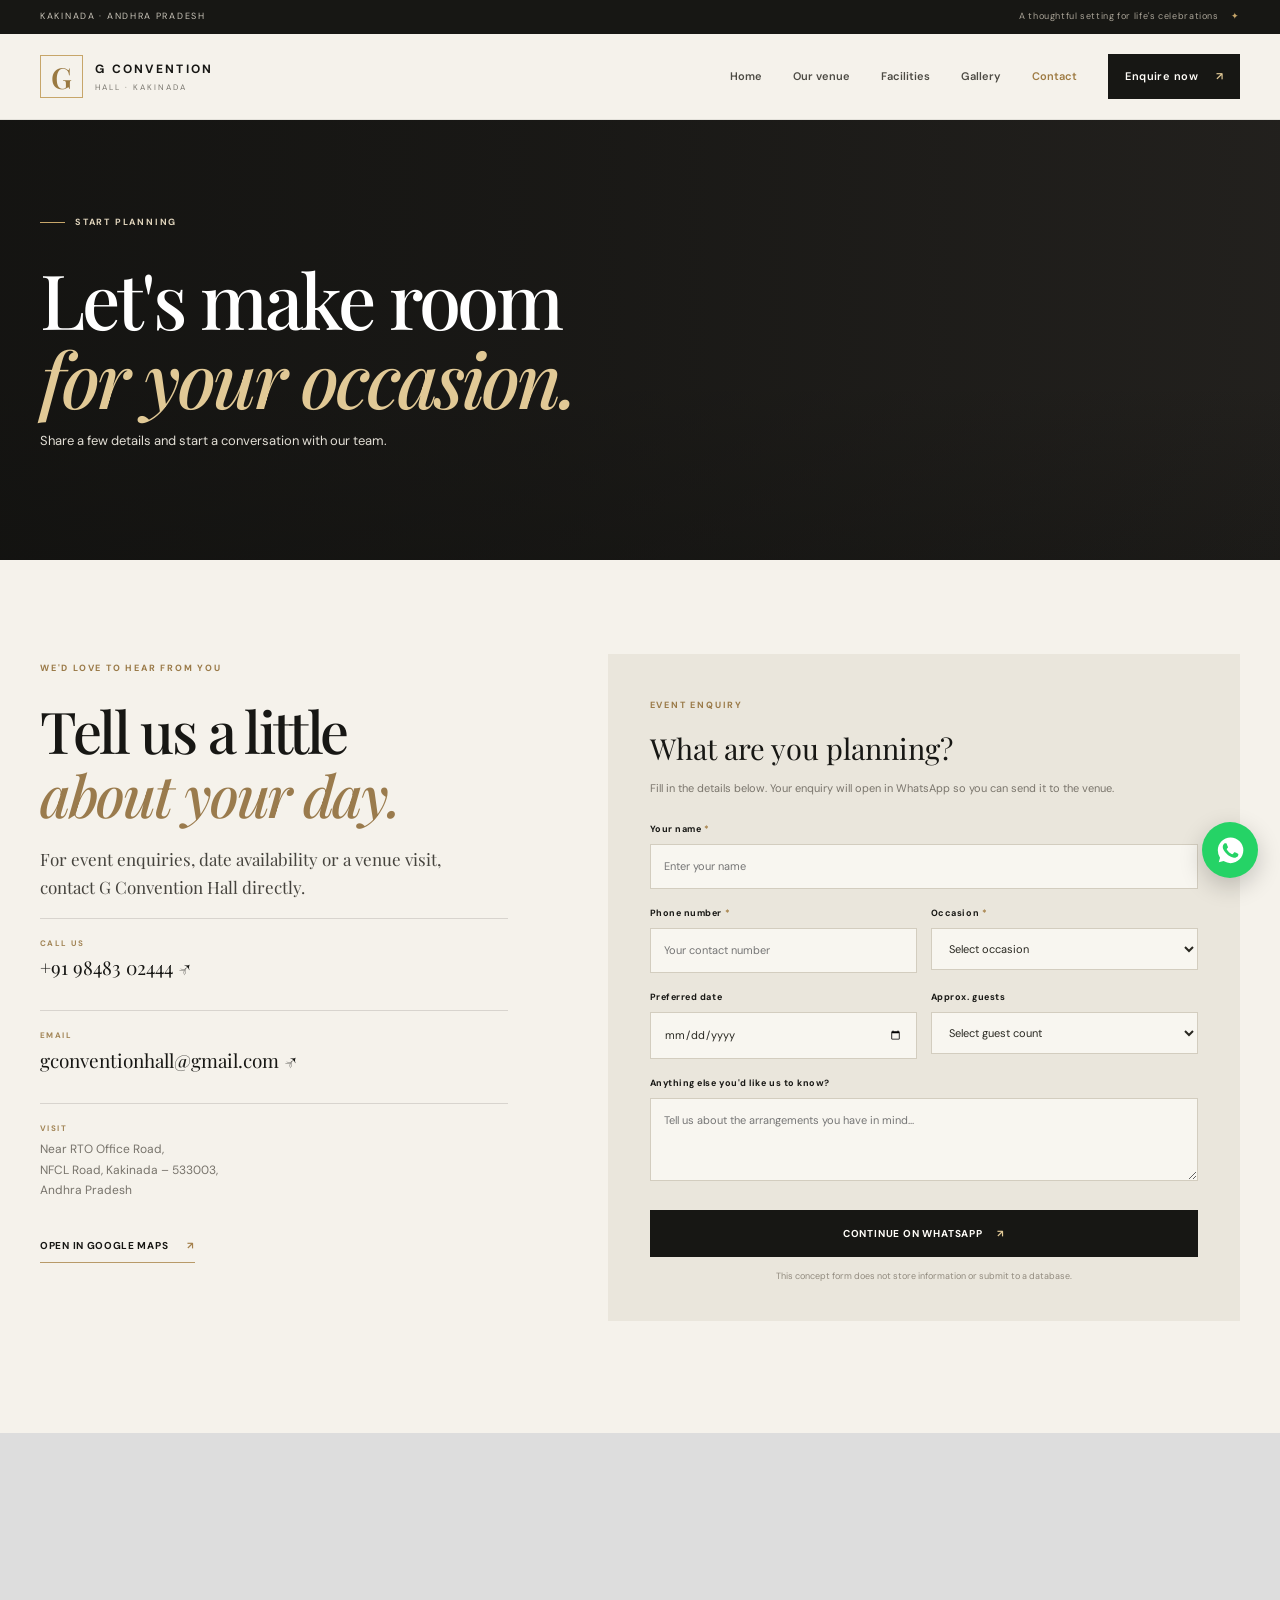
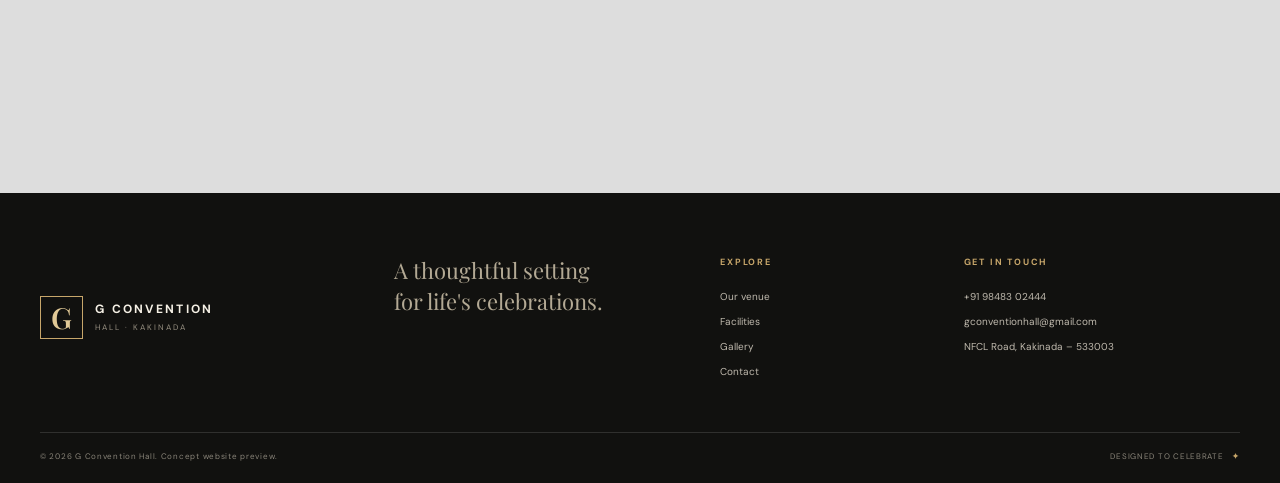
<file: contact.html>
<!DOCTYPE html>

<html lang="en"><head><meta charset="utf-8"/><meta content="width=device-width, initial-scale=1.0" name="viewport"/><title>Contact &amp; Enquiries | G Convention Hall, Kakinada</title><meta content="Contact G Convention Hall in Kakinada to ask about event dates, hall arrangements, dining facilities and guest rooms." name="description"/><meta content="#171714" name="theme-color"/><link href="https://fonts.googleapis.com" rel="preconnect"/><link crossorigin="" href="https://fonts.gstatic.com" rel="preconnect"/><link href="https://fonts.googleapis.com/css2?family=DM+Sans:wght@400;500;600;700&amp;family=Playfair+Display:wght@500;600;700&amp;display=swap" rel="stylesheet"/><link href="style.css" rel="stylesheet"/><link crossorigin="anonymous" href="https://wsrv.nl" rel="preconnect"/><link crossorigin="anonymous" href="https://images.weserv.nl" rel="preconnect"/></head><body>
<div class="topline"><div class="wrap topline-inner"><span>KAKINADA · ANDHRA PRADESH</span><span class="topline-right">A thoughtful setting for life's celebrations <i>✦</i></span></div></div><header class="site-header"><div class="wrap nav-wrap"><a class="brand" href="index.html"><span class="brand-mark">G</span><span class="brand-copy"><strong>G CONVENTION</strong><small>HALL · KAKINADA</small></span></a><button aria-expanded="false" aria-label="Open navigation" class="menu-toggle"><span></span><span></span></button><nav aria-label="Main navigation" class="main-nav"><a href="index.html">Home</a><a href="about.html">Our venue</a><a href="facilities.html">Facilities</a><a href="gallery.html">Gallery</a><a class="active" href="contact.html">Contact</a><a class="nav-cta" href="#enquiry">Enquire now <span>↗</span></a></nav></div></header>
<main><section class="page-hero page-hero-contact"><div class="page-hero-image" data-bg-candidates='["https://wsrv.nl/?url=www.gconventionhall.com/assets/img/scrlr/img/24.JPG&amp;w=2000&amp;h=1300&amp;fit=cover&amp;output=webp&amp;q=88", "https://images.weserv.nl/?url=www.gconventionhall.com/assets/img/scrlr/img/11.JPG&amp;w=2000&amp;h=1300&amp;fit=cover&amp;output=webp&amp;q=86"]' data-bg-image="https://wsrv.nl/?url=www.gconventionhall.com/assets/img/scrlr/img/24.JPG&amp;w=2000&amp;h=1300&amp;fit=cover&amp;output=webp&amp;q=88"></div><div class="hero-shade"></div><div class="wrap page-hero-content"><p class="eyebrow light"><span></span> START PLANNING</p><h1>Let's make room<br/><em>for your occasion.</em></h1><p>Share a few details and start a conversation with our team.</p></div></section>
<section class="section contact-section" id="enquiry"><div class="wrap contact-grid"><div class="contact-details"><span class="eyebrow">WE'D LOVE TO HEAR FROM YOU</span><h2>Tell us a little<br/><em>about your day.</em></h2><p class="lead">For event enquiries, date availability or a venue visit, contact G Convention Hall directly.</p><div class="contact-line"><span>CALL US</span><a href="tel:+919848302444">+91 98483 02444 ↗</a></div><div class="contact-line"><span>EMAIL</span><a href="mailto:gconventionhall@gmail.com">gconventionhall@gmail.com ↗</a></div><div class="contact-line"><span>VISIT</span><p>Near RTO Office Road,<br/>NFCL Road, Kakinada – 533003,<br/>Andhra Pradesh</p></div><a class="under-link" href="https://www.google.com/maps/search/?api=1&amp;query=G+Convention+Hall+Near+RTO+Office+Road+NFCL+Road+Kakinada" rel="noopener" target="_blank">Open in Google Maps <span>↗</span></a></div>
<div class="enquiry-card"><div class="form-heading"><span class="eyebrow">EVENT ENQUIRY</span><h3>What are you planning?</h3><p>Fill in the details below. Your enquiry will open in WhatsApp so you can send it to the venue.</p></div><form id="enquiry-form"><label for="name">Your name <span>*</span></label><input id="name" name="name" placeholder="Enter your name" required="" type="text"/><div class="form-two"><div><label for="phone">Phone number <span>*</span></label><input id="phone" inputmode="tel" name="phone" placeholder="Your contact number" required="" type="tel"/></div><div><label for="event">Occasion <span>*</span></label><select id="event" name="event" required=""><option value="">Select occasion</option><option>Wedding</option><option>Reception</option><option>Engagement</option><option>Birthday</option><option>Family function</option><option>Other</option></select></div></div><div class="form-two"><div><label for="date">Preferred date</label><input id="date" name="date" type="date"/></div><div><label for="guests">Approx. guests</label><select id="guests" name="guests"><option value="">Select guest count</option><option>Below 100</option><option>100–300</option><option>300–500</option><option>500–800</option><option>800+</option><option>Not decided</option></select></div></div><label for="message">Anything else you'd like us to know?</label><textarea id="message" name="message" placeholder="Tell us about the arrangements you have in mind..." rows="3"></textarea><button class="button button-dark form-submit" type="submit">Continue on WhatsApp <span>↗</span></button><p class="form-note">This concept form does not store information or submit to a database.</p></form></div></div></section>
<section class="map-section"><div class="map-frame map-full"><iframe loading="lazy" referrerpolicy="no-referrer-when-downgrade" src="https://www.google.com/maps?q=G+Convention+Hall,+Near+RTO+Office+Road,+NFCL+Road,+Kakinada&amp;output=embed" title="Map showing G Convention Hall in Kakinada"></iframe></div></section>
</main><footer class="site-footer"><div class="wrap footer-main"><a class="brand footer-brand" href="index.html"><span class="brand-mark">G</span><span class="brand-copy"><strong>G CONVENTION</strong><small>HALL · KAKINADA</small></span></a><p class="footer-tagline">A thoughtful setting<br/>for life's celebrations.</p><div class="footer-links"><span class="eyebrow">EXPLORE</span><a href="about.html">Our venue</a><a href="facilities.html">Facilities</a><a href="gallery.html">Gallery</a><a href="contact.html">Contact</a></div><div class="footer-contact"><span class="eyebrow">GET IN TOUCH</span><a href="tel:+919848302444">+91 98483 02444</a><a href="mailto:gconventionhall@gmail.com">gconventionhall@gmail.com</a><span>NFCL Road, Kakinada – 533003</span></div></div><div class="wrap footer-bottom"><span>© <span id="year">2026</span> G Convention Hall. Concept website preview.</span><span>DESIGNED TO CELEBRATE <b>✦</b></span></div></footer><a aria-label="Chat on WhatsApp" class="floating-whatsapp" href="https://wa.me/919848302444" rel="noopener" target="_blank"><svg aria-hidden="true" class="whatsapp-icon" focusable="false" viewbox="0 0 24 24"><path d="M17.472 14.382c-.297-.149-1.758-.867-2.03-.967-.273-.099-.471-.148-.67.15-.197.297-.767.966-.94 1.164-.173.199-.347.223-.644.075-.297-.15-1.255-.463-2.39-1.475-.883-.788-1.48-1.761-1.653-2.059-.173-.297-.018-.458.13-.606.134-.133.298-.347.446-.52.149-.174.198-.298.298-.497.099-.198.05-.371-.025-.52-.075-.149-.669-1.612-.916-2.207-.242-.579-.487-.5-.669-.51-.173-.008-.371-.01-.57-.01-.198 0-.52.074-.792.372-.272.297-1.04 1.016-1.04 2.479 0 1.462 1.065 2.875 1.213 3.074.149.198 2.096 3.2 5.077 4.487.709.306 1.262.489 1.694.625.712.227 1.36.195 1.871.118.571-.085 1.758-.719 2.006-1.413.248-.694.248-1.289.173-1.413-.074-.124-.272-.198-.57-.347m-5.421 7.403h-.004a9.87 9.87 0 0 1-5.031-1.378l-.361-.214-3.741.982.998-3.648-.235-.374a9.86 9.86 0 0 1-1.51-5.26c.001-5.45 4.436-9.884 9.888-9.884 2.64 0 5.122 1.03 6.988 2.898a9.825 9.825 0 0 1 2.893 6.994c-.003 5.45-4.437 9.884-9.885 9.884" fill="currentColor"></path></svg></a><script src="script.js"></script></body></html>
</file>
<file: style.css>
/* G Convention Hall — bespoke concept website */
:root{--ink:#171714;--ink-soft:#292923;--paper:#f5f2eb;--white:#fffdf8;--muted:#79766e;--gold:#c7a66a;--gold-light:#e1c996;--line:rgba(35,34,29,.14);--serif:"Playfair Display",Georgia,serif;--sans:"DM Sans",Arial,sans-serif;--wrap:1200px}
*{box-sizing:border-box}html{scroll-behavior:smooth}body{margin:0;background:var(--paper);color:var(--ink);font-family:var(--sans);font-size:15px;line-height:1.7}img{display:block;width:100%;height:100%;object-fit:cover}a{color:inherit;text-decoration:none}button,input,select,textarea{font:inherit}.wrap{width:min(var(--wrap),calc(100% - 64px));margin:0 auto}.topline{height:34px;background:var(--ink);color:#c9c4b9;font-size:9px;letter-spacing:.19em}.topline-inner{height:100%;display:flex;align-items:center;justify-content:space-between}.topline-right{letter-spacing:.07em;color:#a9a397}.topline-right i{color:var(--gold);font-style:normal;margin-left:10px}.site-header{height:86px;background:rgba(245,242,235,.97);position:sticky;top:0;z-index:20;border-bottom:1px solid rgba(23,23,20,.08);backdrop-filter:blur(12px)}.nav-wrap{height:100%;display:flex;justify-content:space-between;align-items:center}.brand{display:inline-flex;align-items:center;gap:12px}.brand-mark{width:43px;height:43px;border:1px solid var(--gold);display:grid;place-items:center;font:600 29px var(--serif);color:#9a7941}.brand-copy{display:flex;flex-direction:column;line-height:1.25}.brand-copy strong{font-size:12px;letter-spacing:.19em}.brand-copy small{font-size:8px;letter-spacing:.25em;color:var(--muted);margin-top:5px}.main-nav{display:flex;align-items:center;gap:31px}.main-nav>a{font-size:11px;font-weight:600;color:#4d4b44;transition:color .2s}.main-nav>a:hover,.main-nav>a.active{color:#9e7b43}.main-nav .nav-cta{padding:13px 17px;background:var(--ink);color:#fffdf8;letter-spacing:.04em}.nav-cta span,.button span{margin-left:14px;color:var(--gold-light)}.menu-toggle{display:none;background:none;border:0;padding:10px}.menu-toggle span{display:block;width:23px;height:1px;background:var(--ink);margin:6px}.hero{height:min(730px,calc(100vh - 120px));min-height:610px;position:relative;background:var(--ink);color:white;overflow:hidden}.hero-image,.page-hero-image{position:absolute;inset:0;background-color:#24221f;background-size:cover;background-position:center 48%;background-repeat:no-repeat;transform:scale(1.015)}.hero-shade{position:absolute;inset:0;background:linear-gradient(90deg,rgba(17,17,15,.82) 0%,rgba(17,17,15,.58) 43%,rgba(17,17,15,.1) 100%),linear-gradient(0deg,rgba(17,17,15,.37),transparent 40%)}.hero-content{position:relative;height:100%;display:flex;flex-direction:column;justify-content:center;align-items:flex-start;padding-top:35px}.eyebrow{font-size:9px;letter-spacing:.2em;font-weight:700;color:#9a7a48;display:inline-flex;align-items:center;gap:10px}.eyebrow.light{color:#e1d5bd}.eyebrow>span{width:25px;height:1px;background:var(--gold)}h1,h2,h3,p{margin-top:0}h1,h2{font-family:var(--serif);font-weight:500;letter-spacing:-.04em}h1{font-size:clamp(52px,7vw,91px);line-height:1.04;margin:26px 0 20px;max-width:780px}h1 em,h2 em,.quote-inner em,.about-photo-caption em{font-weight:500;color:var(--gold-light)}.hero-intro{max-width:485px;color:#e0ddd6;font-size:14px;line-height:1.9}.hero-actions{display:flex;align-items:center;gap:30px;margin-top:22px}.button{display:inline-flex;align-items:center;justify-content:center;padding:15px 21px;font-size:10px;font-weight:700;letter-spacing:.08em;text-transform:uppercase;transition:transform .25s,background .25s}.button:hover{transform:translateY(-3px)}.button-gold{background:var(--gold);color:#1b1a16}.button-gold:hover{background:var(--gold-light)}.button-gold span{color:#1b1a16}.button-dark{background:var(--ink);color:var(--white)}.button-dark:hover{background:#34342d}.text-link{font-size:11px;font-weight:600;letter-spacing:.06em}.light-link{color:#fff}.text-link span{color:var(--gold-light);margin-left:9px}.hero-note{position:absolute;right:0;bottom:48px;display:flex;gap:13px;align-items:center;color:#e6dfd2;font-size:8px;line-height:1.5;letter-spacing:.18em}.note-line{width:42px;height:1px;background:var(--gold)}.hero-count{position:absolute;right:30px;top:50%;transform:translateY(-50%);writing-mode:vertical-rl;display:flex;align-items:center;gap:13px;font-size:9px;letter-spacing:.18em;color:#eee}.hero-count i{height:42px;width:1px;background:var(--gold)}.hero-count span:first-child{color:var(--gold-light)}.quick-facts{background:#eae6dc;border-bottom:1px solid #dfdbd1}.facts-grid{display:grid;grid-template-columns:1.55fr repeat(3,1fr);min-height:148px;align-items:center}.fact-intro p{font:23px/1.3 var(--serif);margin:8px 0 0}.fact-intro p em{color:#9b7a47}.fact{border-left:1px solid var(--line);padding-left:34px;display:flex;flex-direction:column}.fact strong{font:500 37px/1.15 var(--serif)}.fact strong span{font-size:24px;color:#a38350}.fact>span{font-size:8px;letter-spacing:.17em;color:#77736b;margin-top:7px}.section{padding:112px 0}.intro-grid{display:grid;grid-template-columns:.55fr 1.05fr 1.2fr;gap:58px;align-items:center}.section-kicker{height:100%;display:flex;justify-content:space-between;align-items:flex-start;flex-direction:column}.vertical-note{writing-mode:vertical-rl;transform:rotate(180deg);font-size:8px;letter-spacing:.2em;color:#a39c8f}.intro-copy h2,.section-heading h2,.occasion-copy h2,.visit-grid h2,.story-main h2,.facilities-intro h2,.facility-copy h2,.gallery-heading h2,.contact-details h2{font-size:clamp(38px,4.5vw,58px);line-height:1.12;margin:17px 0 24px}.intro-copy h2 em,.section-heading h2 em,.occasion-copy h2 em,.visit-grid h2 em,.story-main h2 em,.facilities-intro h2 em,.facility-copy h2 em,.gallery-heading h2 em,.contact-details h2 em{color:#9a7b4d}.lead{font:19px/1.65 var(--serif);color:#45433d}.intro-copy>p:not(.lead){max-width:480px;color:#77736b;font-size:13px;line-height:1.9}.under-link{display:inline-flex;gap:19px;align-items:center;border-bottom:1px solid #b89a68;padding:0 0 8px;margin-top:18px;font-size:10px;font-weight:700;letter-spacing:.07em;text-transform:uppercase}.under-link span{color:#a4814d}.intro-photo{height:440px;position:relative}.intro-photo:before{content:"";position:absolute;left:-15px;top:15px;width:100%;height:100%;border:1px solid #bca477;z-index:0}.intro-photo img{position:relative;z-index:1}.photo-caption{position:absolute;z-index:2;bottom:0;left:0;background:var(--ink);color:#e7decd;padding:13px 17px;font-size:8px;letter-spacing:.17em}.spaces-section{background:#eae6dc;padding:108px 0 118px}.section-heading,.gallery-heading{display:flex;justify-content:space-between;align-items:flex-end;margin-bottom:43px}.section-heading h2{margin-bottom:0}.desktop-only{margin-bottom:9px}.space-cards{display:grid;grid-template-columns:1.3fr 1fr 1fr;gap:17px}.space-card{height:440px;position:relative;overflow:hidden;color:white;display:block;background:#333}.space-card img{transition:transform .7s}.space-card:hover img{transform:scale(1.055)}.space-overlay{position:absolute;inset:0;background:linear-gradient(0deg,rgba(15,15,13,.78),transparent 68%)}.space-number{position:absolute;left:25px;top:23px;font-size:8px;letter-spacing:.18em;color:#f2e9d9}.space-title{position:absolute;left:25px;bottom:28px;font:29px/1.12 var(--serif)}.space-arrow{position:absolute;right:25px;bottom:31px;width:34px;height:34px;border:1px solid rgba(255,255,255,.55);display:grid;place-items:center}.occasions-grid{display:grid;grid-template-columns:1fr 1fr;gap:100px;align-items:center}.occasion-image{height:585px;position:relative}.occasion-image img{object-position:center}.image-stamp{position:absolute;right:-28px;bottom:35px;background:var(--gold);width:95px;height:95px;border-radius:50%;display:flex;flex-direction:column;align-items:center;justify-content:center;font:37px var(--serif);color:var(--ink);box-shadow:0 0 0 7px rgba(199,166,106,.22)}.image-stamp small{font:7px var(--sans);letter-spacing:.18em}.occasion-copy h2{margin-bottom:27px}.occasion-list{border-top:1px solid var(--line);margin-top:30px}.occasion-list>div{display:grid;grid-template-columns:35px 1fr 20px;align-items:center;padding:14px 0;border-bottom:1px solid var(--line)}.occasion-list span{font-size:9px;color:#a18455}.occasion-list p{margin:0;font:17px var(--serif)}.occasion-list b{font-size:13px;color:#9a7a48}.fine-print,.small-note{color:#8a857a;font-size:10px;line-height:1.8;margin:18px 0}.occasion-copy .button{margin-top:12px}.quote-band{background:var(--ink);color:white;padding:60px 0}.quote-inner{display:flex;align-items:center;gap:28px;position:relative}.quote-mark{font:80px/.6 var(--serif);color:var(--gold)}.quote-inner p{font:30px/1.35 var(--serif);margin:0}.round-link{margin-left:auto;width:50px;height:50px;border:1px solid #8c7958;border-radius:50%;display:grid;place-items:center;color:var(--gold-light);font-size:18px}.visit-grid{display:grid;grid-template-columns:.8fr 1.2fr;gap:90px;align-items:center}.visit-grid>div:first-child>p{color:#78746d;max-width:350px;font-size:13px}.map-frame{height:390px;background:#ddd;filter:grayscale(1)}.map-frame iframe{width:100%;height:100%;border:0}.closing-cta{background-color:#191916;background-position:center 54%;background-size:cover;background-repeat:no-repeat;color:white;padding:88px 0}.closing-inner{display:flex;align-items:center;justify-content:space-between;gap:25px}.closing-inner h2{font-size:clamp(42px,5vw,64px);line-height:1.08;margin:14px 0 0}.closing-inner .button{margin-top:20px}.site-footer{background:#11110f;color:#d7d1c5;padding:62px 0 20px}.footer-main{display:grid;grid-template-columns:1.1fr 1fr .7fr 1fr;gap:50px;padding-bottom:52px}.footer-brand .brand-mark{color:var(--gold-light)}.footer-brand .brand-copy strong{color:#f5f0e5}.footer-brand .brand-copy small{color:#968f81}.footer-tagline{font:22px/1.4 var(--serif);color:#b3a994}.footer-links,.footer-contact{display:flex;flex-direction:column;align-items:flex-start;gap:8px}.footer-links .eyebrow,.footer-contact .eyebrow{color:var(--gold);margin-bottom:9px}.footer-links a,.footer-contact a,.footer-contact span:not(.eyebrow){font-size:10px;color:#c0baae}.footer-links a:hover,.footer-contact a:hover{color:var(--gold-light)}.footer-bottom{border-top:1px solid rgba(255,255,255,.13);padding-top:17px;display:flex;justify-content:space-between;color:#898479;font-size:8px;letter-spacing:.09em}.footer-bottom b{color:var(--gold);margin-left:6px}.floating-whatsapp{position:fixed;right:22px;bottom:22px;width:56px;height:56px;background:#25D366;color:#fff;border-radius:50%;display:grid;place-items:center;box-shadow:0 8px 25px #0003;z-index:15;transition:transform .2s,box-shadow .2s}.floating-whatsapp:hover{transform:translateY(-3px) scale(1.04);box-shadow:0 12px 28px #0004}.whatsapp-icon{width:31px;height:31px;display:block;fill:currentColor}.page-hero{height:440px;position:relative;background:#191916;color:white;overflow:hidden}.page-hero-image{background-position:center 48%}.page-hero-about .page-hero-image{background-position:center 48%}.page-hero-facilities .page-hero-image{background-position:center 48%}.page-hero-gallery .page-hero-image{background-position:center 48%}.page-hero-contact .page-hero-image{background-position:center 48%}.page-hero-content{position:relative;height:100%;display:flex;flex-direction:column;justify-content:center;align-items:flex-start}.page-hero h1{font-size:clamp(48px,6vw,76px);margin:20px 0 13px}.page-hero-content>p:last-child{max-width:440px;color:#e2ded5;font-size:13px}.story-grid{display:grid;grid-template-columns:.6fr 1.4fr;gap:80px}.story-aside{display:flex;flex-direction:column;justify-content:space-between;min-height:300px}.story-index{font:24px var(--serif);color:#b18f5b}.story-index i{font:12px var(--sans);color:#b6b0a5}.story-main h2{margin-top:0}.story-main>p:not(.lead){font-size:13px;color:#77736b;max-width:700px;line-height:1.95}.story-main .button{margin-top:16px}.about-photo-band{height:520px;position:relative;overflow:hidden}.about-photo-band:after{content:"";position:absolute;inset:0;background:linear-gradient(90deg,rgba(15,15,13,.73),transparent 85%)}.about-photo-caption{position:absolute;z-index:2;top:50%;left:max(32px,calc((100% - var(--wrap))/2));transform:translateY(-50%);color:white}.about-photo-caption p{font:52px/1.13 var(--serif);margin:18px 0 0}.values-section{background:#eae6dc}.heading-note{max-width:330px;color:#77736b;font-size:12px;line-height:1.8}.value-grid{display:grid;grid-template-columns:repeat(3,1fr);gap:28px;margin-top:54px}.value-grid article{border-top:1px solid #b4a990;padding:20px 20px 0 0}.value-grid article>span{color:#a18455;font-size:9px;letter-spacing:.15em}.value-grid h3{font:25px var(--serif);margin:19px 0 10px}.value-grid p{color:#79746b;font-size:12px;line-height:1.8}.facilities-intro{padding-bottom:75px}.facilities-intro-grid{display:grid;grid-template-columns:.65fr 1.35fr;gap:80px}.facilities-intro h2{margin-top:0}.facilities-intro .lead{max-width:700px}.facility-detail{display:grid;grid-template-columns:1fr 1fr;min-height:560px;background:#eae6dc}.facility-detail.reverse .facility-image{order:2}.facility-image{position:relative;min-height:510px}.facility-image img{position:absolute;inset:0}.facility-tag{position:absolute;left:35px;bottom:30px;background:var(--ink);color:#f5e8cf;font-size:8px;letter-spacing:.18em;padding:12px 15px}.facility-copy{align-self:center;padding:75px clamp(40px,7vw,110px)}.facility-copy h2{font-size:clamp(38px,4.3vw,56px);margin:19px 0}.facility-copy>p:not(.small-note){font-size:13px;color:#77736b;line-height:1.9;max-width:440px}.spec-row{display:grid;grid-template-columns:repeat(3,1fr);gap:13px;border-top:1px solid var(--line);border-bottom:1px solid var(--line);padding:18px 0;margin:28px 0 15px}.spec-row div{display:flex;flex-direction:column}.spec-row strong{font:27px var(--serif)}.spec-row strong span{color:#9b7b49}.spec-row div>span{font-size:7px;letter-spacing:.12em;color:#8b8579;line-height:1.5;margin-top:5px}.facility-copy .under-link{font-size:9px}.amenities-strip{background:var(--ink);padding:55px 0;color:white}.amenities-grid{display:grid;grid-template-columns:repeat(5,1fr);gap:25px;margin-top:27px}.amenities-grid div{display:flex;align-items:center;gap:10px;color:#ddd5c6;font:14px var(--serif)}.amenities-grid b{color:var(--gold);font-size:13px}.amenities-note{font-size:9px;color:#989185;margin:27px 0 0}.gallery-section{padding-top:95px}.gallery-heading{align-items:end}.gallery-heading h2{margin-bottom:0}.gallery-heading .heading-note{margin-bottom:6px}.gallery-grid{display:grid;grid-template-columns:1.2fr 1fr 1fr;grid-auto-rows:245px;gap:16px}.gallery-item{border:0;padding:0;position:relative;overflow:hidden;cursor:pointer;background:#d6d0c4;text-align:left}.gallery-item img{transition:transform .5s}.gallery-item:hover img{transform:scale(1.05)}.gallery-item:after{content:"";position:absolute;inset:35% 0 0;background:linear-gradient(0deg,rgba(0,0,0,.7),transparent)}.gallery-item span{position:absolute;z-index:2;left:18px;bottom:16px;color:#e9ddc8;font-size:9px;letter-spacing:.12em}.gallery-item span b{display:block;font:19px var(--serif);color:white;letter-spacing:0;margin-top:4px}.gallery-tall{grid-row:span 2}.gallery-wide{grid-column:span 2}.gallery-disclaimer{margin-top:22px;color:#8b8579;font-size:10px}.lightbox{position:fixed;inset:0;background:rgba(10,10,9,.94);z-index:50;display:none;align-items:center;justify-content:center;padding:60px 25px}.lightbox.open{display:flex}.lightbox img{width:auto;height:auto;max-width:min(100%,1100px);max-height:80vh;object-fit:contain}.lightbox-close{position:absolute;right:30px;top:20px;border:0;background:none;color:white;font-size:39px;cursor:pointer}.contact-section{padding-top:94px}.contact-grid{display:grid;grid-template-columns:.85fr 1.15fr;gap:100px;align-items:start}.contact-details h2{margin:18px 0}.contact-details .lead{font-size:17px;max-width:410px}.contact-line{border-top:1px solid var(--line);padding:18px 0;display:flex;flex-direction:column;gap:4px;margin-top:12px}.contact-line>span{font-size:8px;letter-spacing:.18em;color:#a18455;font-weight:700}.contact-line>a{font:19px var(--serif)}.contact-line p{font-size:12px;color:#77736b;margin:0}.enquiry-card{background:#eae6dc;padding:37px 42px}.form-heading h3{font:29px var(--serif);margin:12px 0}.form-heading p{color:#7a756c;font-size:11px;line-height:1.7}.enquiry-card form{margin-top:25px}.enquiry-card label{display:block;font-size:9px;font-weight:700;letter-spacing:.06em;margin:0 0 7px}.enquiry-card label span{color:#a47d42}.enquiry-card input,.enquiry-card select,.enquiry-card textarea{width:100%;border:1px solid #d3cdbf;background:#f8f6f0;padding:12px 13px;margin-bottom:17px;outline:none;font-size:11px;color:#292821;border-radius:0}.enquiry-card input:focus,.enquiry-card select:focus,.enquiry-card textarea:focus{border-color:#a98958}.enquiry-card textarea{resize:vertical}.form-two{display:grid;grid-template-columns:1fr 1fr;gap:14px}.form-submit{border:0;cursor:pointer;width:100%;margin-top:4px}.form-note{font-size:9px;color:#918a7e;text-align:center;margin:12px 0 0}.map-section{height:360px}.map-full{height:100%}
@media(max-width:1000px){.main-nav{gap:18px}.main-nav>a{font-size:10px}.intro-grid{grid-template-columns:.35fr 1fr 1fr;gap:30px}.occasions-grid{gap:55px}.footer-main{gap:25px}.contact-grid{gap:55px}.facility-copy{padding:55px 40px}}
@media(max-width:760px){.wrap{width:min(100% - 38px,var(--wrap))}.topline{height:30px;font-size:8px}.topline-right{display:none}.site-header{height:72px}.brand-mark{width:38px;height:38px;font-size:25px}.brand-copy strong{font-size:10px}.menu-toggle{display:block;z-index:31}.main-nav{position:absolute;left:0;right:0;top:72px;background:var(--paper);padding:15px 22px 23px;display:none;flex-direction:column;align-items:stretch;gap:0;border-bottom:1px solid var(--line);box-shadow:0 18px 25px #0000000d}.main-nav.open{display:flex}.main-nav>a{padding:13px 2px;border-bottom:1px solid var(--line);font-size:12px}.main-nav .nav-cta{margin-top:12px;text-align:center;padding:14px}.hero{height:680px;min-height:0}.hero-image{background-position:59% center}.hero-shade{background:linear-gradient(90deg,rgba(17,17,15,.78),rgba(17,17,15,.25)),linear-gradient(0deg,rgba(17,17,15,.45),transparent 60%)}.hero-content{padding-top:0}.eyebrow{font-size:8px}.hero h1{font-size:clamp(48px,12vw,68px);margin:20px 0 16px}.hero-intro{font-size:12px;max-width:340px}.hero-actions{gap:20px;flex-wrap:wrap}.button{padding:14px 16px;font-size:9px}.hero-count{right:15px;font-size:8px}.hero-note{bottom:28px;right:0}.facts-grid{grid-template-columns:repeat(3,1fr);padding:25px 0;gap:20px}.fact-intro{grid-column:1/-1;padding-bottom:13px}.fact-intro p{font-size:21px}.fact{padding-left:13px}.fact strong{font-size:29px}.fact>span{font-size:7px;letter-spacing:.1em}.section{padding:76px 0}.intro-grid{grid-template-columns:1fr;gap:26px}.section-kicker{gap:10px;flex-direction:row;align-items:center}.vertical-note{writing-mode:initial;transform:none}.intro-copy h2,.section-heading h2,.occasion-copy h2,.visit-grid h2,.story-main h2,.facilities-intro h2,.facility-copy h2,.gallery-heading h2,.contact-details h2{font-size:42px}.lead{font-size:17px}.intro-photo{height:350px;margin:0 0 0 10px}.spaces-section{padding:75px 0}.section-heading{align-items:flex-start;gap:20px}.section-heading .desktop-only{display:none}.space-cards{grid-template-columns:1fr 1fr;gap:10px}.space-card{height:290px}.space-card:first-child{grid-column:1/-1;height:360px}.space-number{left:16px;top:15px;font-size:7px}.space-title{left:16px;bottom:19px;font-size:23px}.space-arrow{right:15px;bottom:19px;width:29px;height:29px}.occasions-grid{grid-template-columns:1fr;gap:45px}.occasion-image{height:420px;margin-right:18px}.image-stamp{width:75px;height:75px;right:-18px;font-size:29px}.quote-band{padding:44px 0}.quote-inner{gap:15px}.quote-mark{font-size:57px}.quote-inner p{font-size:23px}.round-link{width:42px;height:42px;flex-shrink:0}.visit-grid{grid-template-columns:1fr;gap:35px}.map-frame{height:300px}.closing-cta{padding:65px 0}.closing-inner{align-items:flex-start;flex-direction:column;gap:10px}.closing-inner h2{font-size:48px}.closing-inner .button{margin-top:12px}.footer-main{grid-template-columns:1fr 1fr;gap:30px 20px}.footer-tagline{font-size:18px}.footer-bottom{gap:12px;flex-direction:column;font-size:7px}.page-hero{height:390px}.page-hero h1{font-size:52px}.page-hero-content>p:last-child{font-size:12px;max-width:330px}.story-grid{grid-template-columns:1fr;gap:30px}.story-aside{min-height:0;flex-direction:row;align-items:center}.story-main h2{font-size:43px}.about-photo-band{height:400px}.about-photo-caption{left:20px}.about-photo-caption p{font-size:41px}.values-section .section-heading{display:block}.heading-note{margin-top:20px}.value-grid{grid-template-columns:1fr;gap:22px;margin-top:30px}.value-grid article{padding-top:14px}.facilities-intro{padding-bottom:40px}.facilities-intro-grid{grid-template-columns:1fr;gap:22px}.facilities-intro h2{font-size:42px}.facility-detail{grid-template-columns:1fr}.facility-detail.reverse .facility-image{order:0}.facility-image{min-height:330px}.facility-copy{padding:42px 20px 50px}.facility-copy h2{font-size:43px}.spec-row{gap:8px}.spec-row strong{font-size:24px}.spec-row div>span{font-size:6px}.amenities-grid{grid-template-columns:1fr 1fr;gap:17px}.amenities-grid div{font-size:12px}.gallery-heading{display:block}.gallery-heading .heading-note{margin-top:17px}.gallery-grid{grid-template-columns:1fr 1fr;grid-auto-rows:190px;gap:9px}.gallery-tall{grid-row:span 2}.gallery-wide{grid-column:span 2}.gallery-item span{left:11px;bottom:11px;font-size:7px}.gallery-item span b{font-size:16px}.contact-grid{grid-template-columns:1fr;gap:40px}.contact-details h2{font-size:42px}.enquiry-card{padding:27px 20px}.form-two{grid-template-columns:1fr;gap:0}.map-section{height:300px}.floating-whatsapp{position:fixed;right:22px;bottom:22px;width:56px;height:56px;background:#25D366;color:#fff;border-radius:50%;display:grid;place-items:center;box-shadow:0 8px 25px #0003;z-index:15;transition:transform .2s,box-shadow .2s}.floating-whatsapp:hover{transform:translateY(-3px) scale(1.04);box-shadow:0 12px 28px #0004}.whatsapp-icon{width:31px;height:31px;display:block;fill:currentColor}}
@media(max-width:390px){.space-cards{grid-template-columns:1fr}.space-card,.space-card:first-child{height:320px;grid-column:auto}.gallery-grid{grid-auto-rows:155px}.hero-actions{align-items:flex-start;flex-direction:column;gap:17px}.facts-grid{gap:12px}.fact{padding-left:9px}.fact strong{font-size:26px}}

/* Give the WhatsApp brand mark comfortable proportions on narrow screens. */
@media(max-width:760px){.floating-whatsapp{right:13px;bottom:13px;width:50px;height:50px}.whatsapp-icon{width:28px;height:28px}}
</file>
